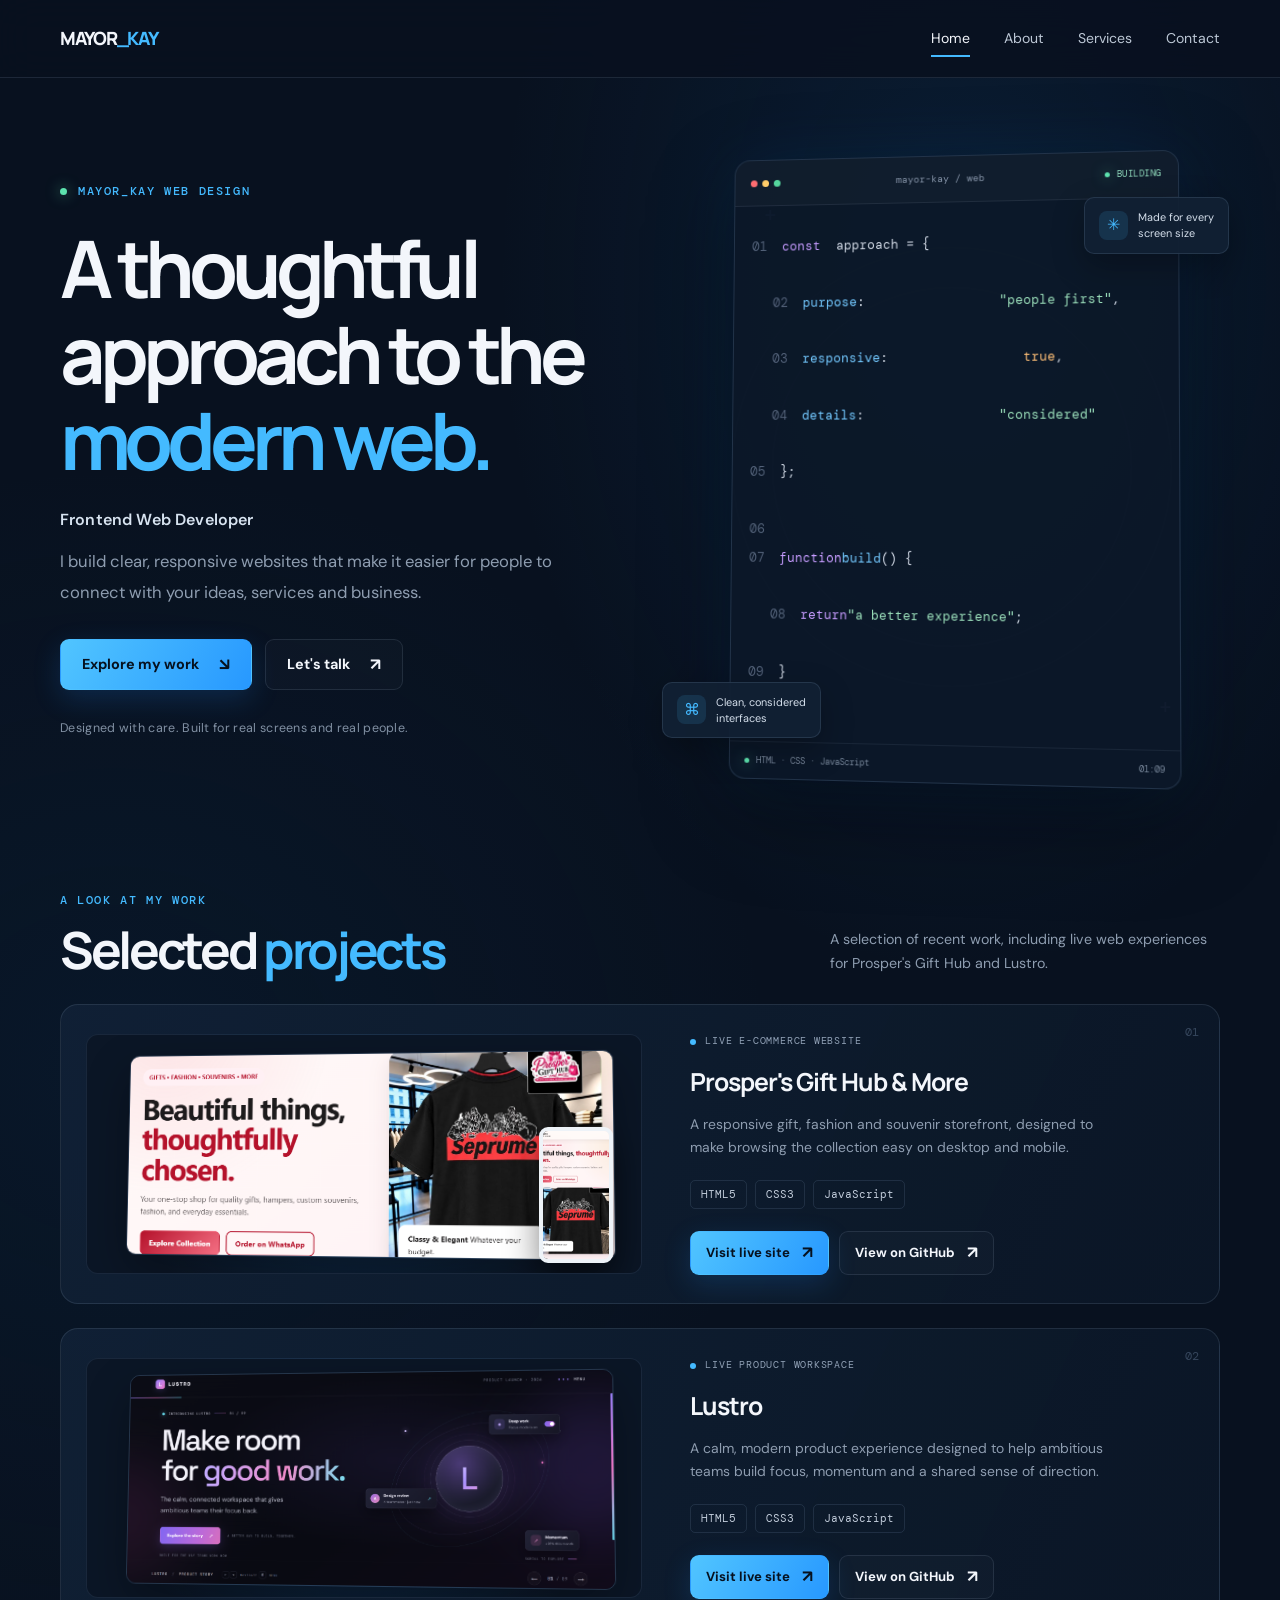
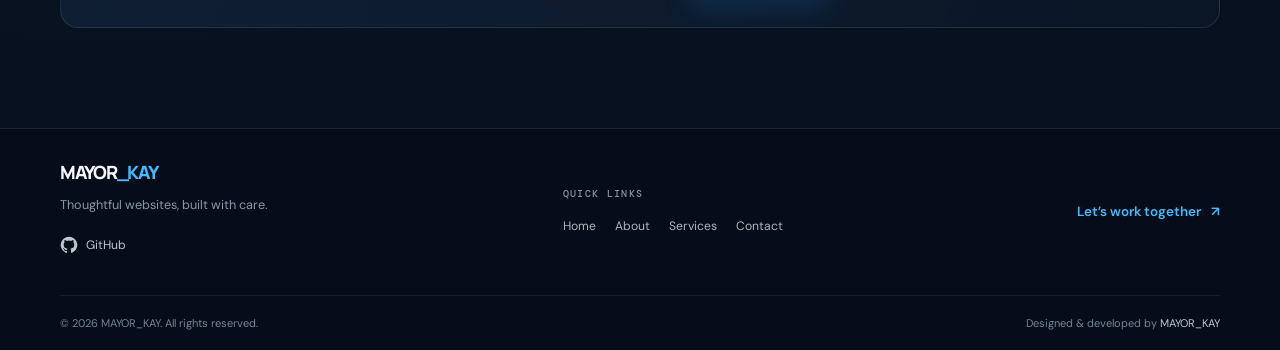
<file: index.html>
<!doctype html>
<html lang="en">
<head>
  <meta charset="UTF-8" />
  <meta name="viewport" content="width=device-width, initial-scale=1.0" />
  <meta name="description" content="Mayor_Kay is a frontend web developer creating responsive, thoughtful websites with HTML, CSS and JavaScript." />
  <meta name="theme-color" content="#08111f" />
  <meta property="og:type" content="website" />
  <meta property="og:title" content="MAYOR_KAY | Frontend Web Developer" />
  <meta property="og:description" content="Mayor_Kay is a frontend web developer creating responsive, thoughtful websites with HTML, CSS and JavaScript." />
  <meta property="og:image" content="assets/icons/favicon.png" />
  <title>MAYOR_KAY | Frontend Web Developer</title>
  <link rel="icon" type="image/png" href="assets/icons/favicon.png" />
  <link rel="stylesheet" href="css/dark-mode.css" />
  <link rel="stylesheet" href="css/style.css" />
  <link rel="stylesheet" href="css/responsive.css" />
</head>
<body data-page="home">
  <a class="skip-link" href="#main">Skip to content</a>

<header class="site-header">
  <nav class="navbar" aria-label="Main navigation">
    <a class="logo" href="#home" aria-label="MAYOR_KAY home">MAYOR<span>_KAY</span></a>
    <button class="menu-btn" id="menuBtn" type="button" aria-label="Open navigation menu" aria-controls="navLinks" aria-expanded="false">
      <span></span>
      <span></span>
    </button>
    <ul class="nav-links" id="navLinks">
      <li><a data-page-link="home" href="#home">Home</a></li>
      <li><a data-page-link="about" href="pages/about.html">About</a></li>
      <li><a data-page-link="services" href="pages/services.html">Services</a></li>
      <li><a data-page-link="contact" href="pages/contact.html">Contact</a></li>
    </ul>
  </nav>
</header>
  <main id="main">
<section class="home-section" id="home" aria-labelledby="hero-title">
        <div class="hero page-width">
          <div class="hero-content">
            <p class="eyebrow">
              <span class="status-dot"></span> MAYOR_KAY WEB DESIGN
            </p>
            <h1 id="hero-title">
              A thoughtful approach to the <span>modern web.</span>
            </h1>
            <h2>Frontend Web Developer</h2>
            <p class="hero-description">
              I build clear, responsive websites that make it easier for people
              to connect with your ideas, services and business.
            </p>
            <div class="hero-buttons">
              <a class="btn primary-btn" href="#work"
                >Explore my work <span aria-hidden="true">↘</span></a
              >
              <a class="btn secondary-btn" href="pages/contact.html"
                >Let's talk <span aria-hidden="true">↗</span></a
              >
            </div>
            <p class="hero-note">
              Designed with care. Built for real screens and real people.
            </p>
          </div>

          <div
            class="hero-visual"
            role="img"
            aria-label="A visual representation of a web development workspace"
          >
            <div class="visual-orbit orbit-one"></div>
            <div class="visual-orbit orbit-two"></div>
            <div class="editor-card">
              <div class="editor-top">
                <div class="window-dots" aria-hidden="true">
                  <i></i><i></i><i></i>
                </div>
                <span>mayor-kay / web</span>
                <span class="editor-live"><i></i> BUILDING</span>
              </div>
              <div class="editor-body" aria-hidden="true">
                <div class="editor-line">
                  <span class="line-number">01</span
                  ><span class="code-purple">const</span>&nbsp; approach = {
                </div>
                <div class="editor-line indent">
                  <span class="line-number">02</span
                  ><span class="code-blue">purpose</span>:
                  <span class="code-green">"people first"</span>,
                </div>
                <div class="editor-line indent">
                  <span class="line-number">03</span
                  ><span class="code-blue">responsive</span>:
                  <span class="code-orange">true</span>,
                </div>
                <div class="editor-line indent">
                  <span class="line-number">04</span
                  ><span class="code-blue">details</span>:
                  <span class="code-green">"considered"</span>
                </div>
                <div class="editor-line">
                  <span class="line-number">05</span>};
                </div>
                <div class="editor-line spacer">
                  <span class="line-number">06</span>
                </div>
                <div class="editor-line">
                  <span class="line-number">07</span
                  ><span class="code-purple">function</span>
                  <span class="code-blue">build</span>() {
                </div>
                <div class="editor-line indent">
                  <span class="line-number">08</span
                  ><span class="code-purple">return</span>
                  <span class="code-green">"a better experience"</span>;
                </div>
                <div class="editor-line">
                  <span class="line-number">09</span>}
                </div>
              </div>
              <div class="editor-footer">
                <span><i></i> HTML · CSS · JavaScript</span><span>01:09</span>
              </div>
            </div>
            <div class="floating-note note-top">
              <span class="note-icon" aria-hidden="true">✳</span
              ><span>Made for every<br />screen size</span>
            </div>
            <div class="floating-note note-bottom">
              <span class="note-icon" aria-hidden="true">⌘</span
              ><span>Clean, considered<br />interfaces</span>
            </div>
            <span class="visual-cross cross-one" aria-hidden="true">+</span>
            <span class="visual-cross cross-two" aria-hidden="true">+</span>
          </div>
        </div>

        <div
          class="work-section page-width"
          id="work"
          aria-labelledby="work-title"
        >
          <div class="work-heading">
            <div>
              <p class="section-label">A LOOK AT MY WORK</p>
              <h2 id="work-title">Selected <span>projects</span></h2>
            </div>
            <p>
              A selection of recent work, including live web experiences for
              Prosper's Gift Hub and Lustro.
            </p>
          </div>
          <article class="project-placeholder">
            <div class="project-preview" aria-hidden="true">
              <img
                class="preview-desktop"
                src="assets/images/prosper-desktop.png"
                alt=""
              />
              <img
                class="preview-mobile"
                src="assets/images/prosper-mobile.png"
                alt=""
              />
            </div>
            <div class="project-copy">
              <p class="project-status">
                <span></span> LIVE E-COMMERCE WEBSITE
              </p>
              <h3>Prosper's Gift Hub &amp; More</h3>
              <p>
                A responsive gift, fashion and souvenir storefront, designed to
                make browsing the collection easy on desktop and mobile.
              </p>
              <ul class="tech-list" aria-label="Technologies used">
                <li>HTML5</li>
                <li>CSS3</li>
                <li>JavaScript</li>
              </ul>
              <div class="project-links">
                <a
                  class="btn primary-btn"
                  href="https://gift-hub-ten.vercel.app/"
                  target="_blank"
                  rel="noopener noreferrer"
                >
                  Visit live site <span aria-hidden="true">↗</span>
                </a>
                <a
                  class="btn secondary-btn"
                  href="https://github.com/MayorKay01/Prosper-s-Gift-Hub-"
                  target="_blank"
                  rel="noopener noreferrer"
                >
                  View on GitHub <span aria-hidden="true">↗</span>
                </a>
              </div>
            </div>
            <span class="project-index" aria-hidden="true">01</span>
          </article>
          <article class="project-placeholder">
            <div class="project-preview">
              <img
                class="preview-desktop lustro-preview"
                src="assets/images/lustro.png"
                alt="Lustro productivity workspace website"
              />
            </div>
            <div class="project-copy">
              <p class="project-status">
                <span></span> LIVE PRODUCT WORKSPACE
              </p>
              <h3>Lustro</h3>
              <p>
                A calm, modern product experience designed to help ambitious
                teams build focus, momentum and a shared sense of direction.
              </p>
              <ul class="tech-list" aria-label="Technologies used">
                <li>HTML5</li>
                <li>CSS3</li>
                <li>JavaScript</li>
              </ul>
              <div class="project-links">
                <a
                  class="btn primary-btn"
                  href="https://lustro-two-two.vercel.app/"
                  target="_blank"
                  rel="noopener noreferrer"
                >
                  Visit live site <span aria-hidden="true">↗</span>
                </a>
                <a
                  class="btn secondary-btn"
                  href="https://github.com/MayorKay01"
                  target="_blank"
                  rel="noopener noreferrer"
                >
                  View on GitHub <span aria-hidden="true">↗</span>
                </a>
              </div>
            </div>
            <span class="project-index" aria-hidden="true">02</span>
          </article>
        </div>
      </section>
  </main>

<footer class="site-footer">
  <div class="footer-main page-width">
    <div class="footer-brand">
      <a class="logo" href="#home">MAYOR<span>_KAY</span></a>
      <p>Thoughtful websites, built with care.</p>
      <a
            class="footer-social-link"
            href="https://github.com/MayorKay01"
            target="_blank"
            rel="noopener noreferrer"
            aria-label="Visit Mayor_Kay on GitHub"
          >
            <svg aria-hidden="true" viewBox="0 0 24 24" focusable="false">
              <path
                fill="currentColor"
                d="M12 .9a11.1 11.1 0 0 0-3.51 21.63c.56.1.76-.24.76-.54v-2.1c-3.1.67-3.76-1.32-3.76-1.32-.5-1.28-1.23-1.62-1.23-1.62-1.01-.69.08-.68.08-.68 1.12.08 1.71 1.15 1.71 1.15.99 1.7 2.6 1.21 3.23.93.1-.72.39-1.21.7-1.49-2.48-.28-5.09-1.24-5.09-5.53 0-1.22.44-2.22 1.15-3-.12-.28-.5-1.42.11-2.96 0 0 .94-.3 3.05 1.15a10.6 10.6 0 0 1 5.55 0c2.11-1.45 3.05-1.15 3.05-1.15.61 1.54.23 2.68.11 2.96.72.78 1.15 1.78 1.15 3 0 4.3-2.62 5.24-5.11 5.52.4.35.76 1.03.76 2.08v3.06c0 .3.2.65.77.54A11.1 11.1 0 0 0 12 .9Z"
              />
            </svg>
            <span>GitHub</span>
          </a>
    </div>
    <div class="footer-nav-wrap">
      <p class="footer-label">QUICK LINKS</p>
      <nav aria-label="Footer navigation">
        <ul class="footer-nav">
          <li><a data-page-link="home" href="#home">Home</a></li>
          <li><a data-page-link="about" href="pages/about.html">About</a></li>
          <li><a data-page-link="services" href="pages/services.html">Services</a></li>
          <li><a data-page-link="contact" href="pages/contact.html">Contact</a></li>
        </ul>
      </nav>
    </div>
    <a class="footer-email" href="mailto:kalejaiyemayowa05@gmail.com">Let’s work together <span aria-hidden="true">↗</span></a>
  </div>
  <div class="footer-bottom page-width">
    <p>&copy; <span id="year"></span> MAYOR_KAY. All rights reserved.</p>
    <p>Designed &amp; developed by <a href="#home">MAYOR_KAY</a></p>
  </div>
</footer>

  <script src="js/navigation.js"></script>
  <script src="js/main.js"></script>
</body>
</html>
</file>
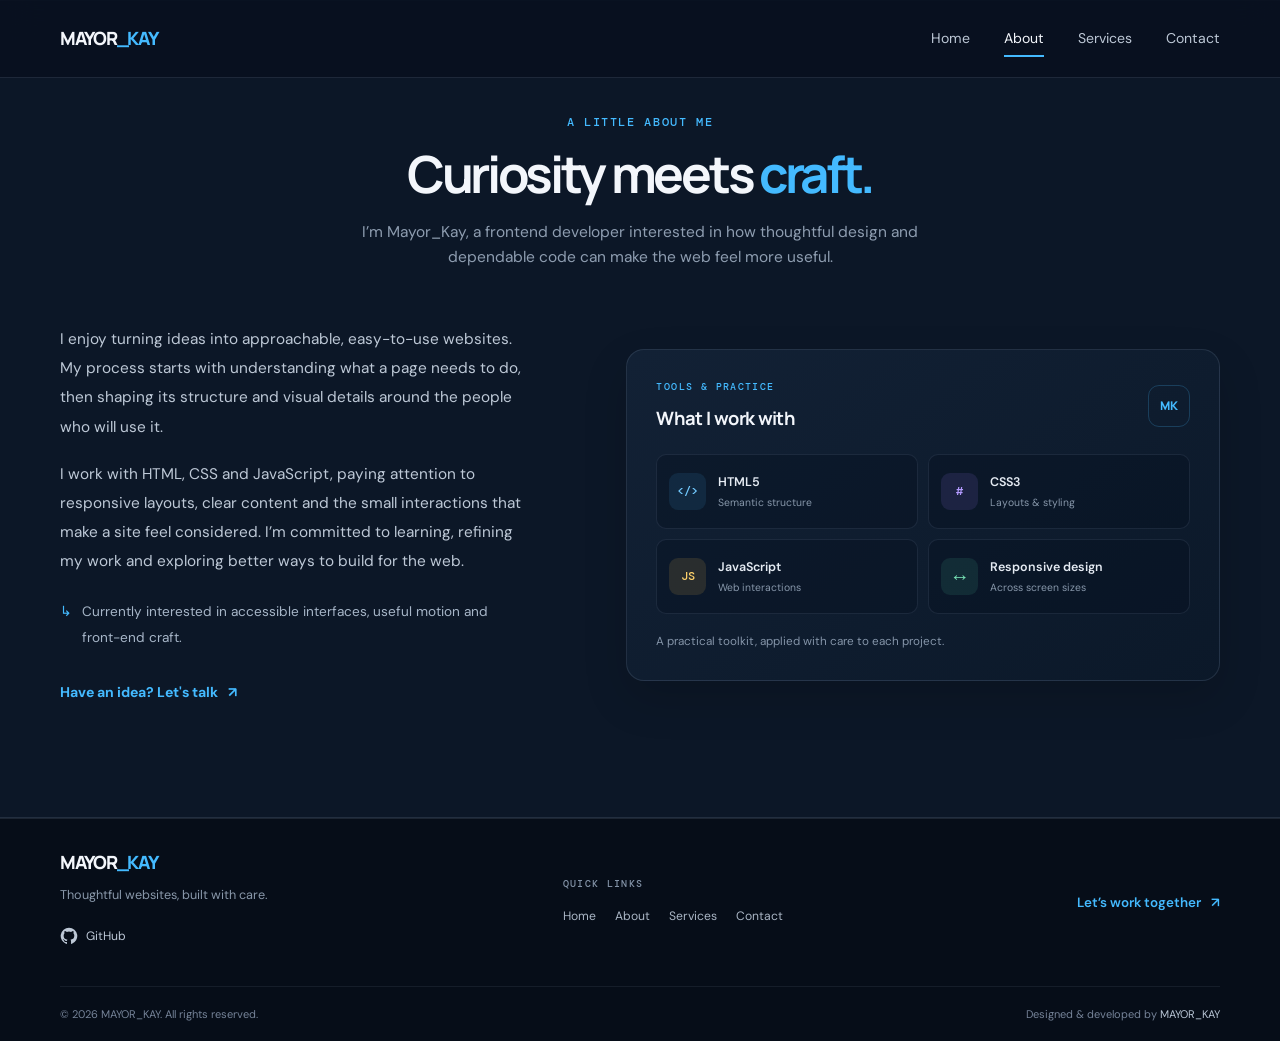
<file: pages/about.html>
<!doctype html>
<html lang="en">
<head>
  <meta charset="UTF-8" />
  <meta name="viewport" content="width=device-width, initial-scale=1.0" />
  <meta name="description" content="Learn about Mayor_Kay, a frontend developer focused on thoughtful design and dependable code." />
  <meta name="theme-color" content="#08111f" />
  <meta property="og:type" content="website" />
  <meta property="og:title" content="About | MAYOR_KAY" />
  <meta property="og:description" content="Learn about Mayor_Kay, a frontend developer focused on thoughtful design and dependable code." />
  <meta property="og:image" content="../assets/icons/favicon.png" />
  <title>About | MAYOR_KAY</title>
  <link rel="icon" type="image/png" href="../assets/icons/favicon.png" />
  <link rel="stylesheet" href="../css/dark-mode.css" />
  <link rel="stylesheet" href="../css/style.css" />
  <link rel="stylesheet" href="../css/responsive.css" />
</head>
<body data-page="about">
  <a class="skip-link" href="#main">Skip to content</a>

<header class="site-header">
  <nav class="navbar" aria-label="Main navigation">
    <a class="logo" href="../index.html#home" aria-label="MAYOR_KAY home">MAYOR<span>_KAY</span></a>
    <button class="menu-btn" id="menuBtn" type="button" aria-label="Open navigation menu" aria-controls="navLinks" aria-expanded="false">
      <span></span>
      <span></span>
    </button>
    <ul class="nav-links" id="navLinks">
      <li><a data-page-link="home" href="../index.html#home">Home</a></li>
      <li><a data-page-link="about" href="about.html">About</a></li>
      <li><a data-page-link="services" href="services.html">Services</a></li>
      <li><a data-page-link="contact" href="contact.html">Contact</a></li>
    </ul>
  </nav>
</header>
  <main id="main">
<section
        class="section about-section"
        id="about"
        aria-labelledby="about-title"
      >
        <div class="page-width">
          <div class="section-heading">
            <p class="section-label">A LITTLE ABOUT ME</p>
            <h1 id="about-title">Curiosity meets <span>craft.</span></h1>
            <p class="section-intro">
              I’m Mayor_Kay, a frontend developer interested in how thoughtful
              design and dependable code can make the web feel more useful.
            </p>
          </div>

          <div class="about-grid">
            <div class="about-copy">
              <p>
                I enjoy turning ideas into approachable, easy-to-use websites.
                My process starts with understanding what a page needs to do,
                then shaping its structure and visual details around the people
                who will use it.
              </p>
              <p>
                I work with HTML, CSS and JavaScript, paying attention to
                responsive layouts, clear content and the small interactions
                that make a site feel considered. I’m committed to learning,
                refining my work and exploring better ways to build for the web.
              </p>
              <p class="interest-note">
                <span aria-hidden="true">↳</span> Currently interested in
                accessible interfaces, useful motion and front-end craft.
              </p>
              <a class="text-link" href="contact.html"
                >Have an idea? Let's talk <span aria-hidden="true">↗</span></a
              >
            </div>

            <div class="skills-panel">
              <div class="skills-heading">
                <div>
                  <p class="section-label">TOOLS &amp; PRACTICE</p>
                  <h3>What I work with</h3>
                </div>
                <span class="skills-mark" aria-hidden="true">MK</span>
              </div>
              <ul class="skill-grid">
                <li class="skill-card">
                  <span class="skill-symbol html-symbol" aria-hidden="true"
                    >&lt;/&gt;</span
                  ><span
                    ><strong>HTML5</strong
                    ><small>Semantic structure</small></span
                  >
                </li>
                <li class="skill-card">
                  <span class="skill-symbol css-symbol" aria-hidden="true"
                    >#</span
                  ><span
                    ><strong>CSS3</strong
                    ><small>Layouts &amp; styling</small></span
                  >
                </li>
                <li class="skill-card">
                  <span class="skill-symbol js-symbol" aria-hidden="true"
                    >JS</span
                  ><span
                    ><strong>JavaScript</strong
                    ><small>Web interactions</small></span
                  >
                </li>
                <li class="skill-card">
                  <span
                    class="skill-symbol responsive-symbol"
                    aria-hidden="true"
                    >↔</span
                  ><span
                    ><strong>Responsive design</strong
                    ><small>Across screen sizes</small></span
                  >
                </li>
              </ul>
              <p class="skills-footnote">
                A practical toolkit, applied with care to each project.
              </p>
            </div>
          </div>
        </div>
      </section>
  </main>

<footer class="site-footer">
  <div class="footer-main page-width">
    <div class="footer-brand">
      <a class="logo" href="../index.html#home">MAYOR<span>_KAY</span></a>
      <p>Thoughtful websites, built with care.</p>
      <a
            class="footer-social-link"
            href="https://github.com/MayorKay01"
            target="_blank"
            rel="noopener noreferrer"
            aria-label="Visit Mayor_Kay on GitHub"
          >
            <svg aria-hidden="true" viewBox="0 0 24 24" focusable="false">
              <path
                fill="currentColor"
                d="M12 .9a11.1 11.1 0 0 0-3.51 21.63c.56.1.76-.24.76-.54v-2.1c-3.1.67-3.76-1.32-3.76-1.32-.5-1.28-1.23-1.62-1.23-1.62-1.01-.69.08-.68.08-.68 1.12.08 1.71 1.15 1.71 1.15.99 1.7 2.6 1.21 3.23.93.1-.72.39-1.21.7-1.49-2.48-.28-5.09-1.24-5.09-5.53 0-1.22.44-2.22 1.15-3-.12-.28-.5-1.42.11-2.96 0 0 .94-.3 3.05 1.15a10.6 10.6 0 0 1 5.55 0c2.11-1.45 3.05-1.15 3.05-1.15.61 1.54.23 2.68.11 2.96.72.78 1.15 1.78 1.15 3 0 4.3-2.62 5.24-5.11 5.52.4.35.76 1.03.76 2.08v3.06c0 .3.2.65.77.54A11.1 11.1 0 0 0 12 .9Z"
              />
            </svg>
            <span>GitHub</span>
          </a>
    </div>
    <div class="footer-nav-wrap">
      <p class="footer-label">QUICK LINKS</p>
      <nav aria-label="Footer navigation">
        <ul class="footer-nav">
          <li><a data-page-link="home" href="../index.html#home">Home</a></li>
          <li><a data-page-link="about" href="about.html">About</a></li>
          <li><a data-page-link="services" href="services.html">Services</a></li>
          <li><a data-page-link="contact" href="contact.html">Contact</a></li>
        </ul>
      </nav>
    </div>
    <a class="footer-email" href="mailto:kalejaiyemayowa05@gmail.com">Let’s work together <span aria-hidden="true">↗</span></a>
  </div>
  <div class="footer-bottom page-width">
    <p>&copy; <span id="year"></span> MAYOR_KAY. All rights reserved.</p>
    <p>Designed &amp; developed by <a href="../index.html#home">MAYOR_KAY</a></p>
  </div>
</footer>

  <script src="../js/navigation.js"></script>
  <script src="../js/main.js"></script>
</body>
</html>
</file>
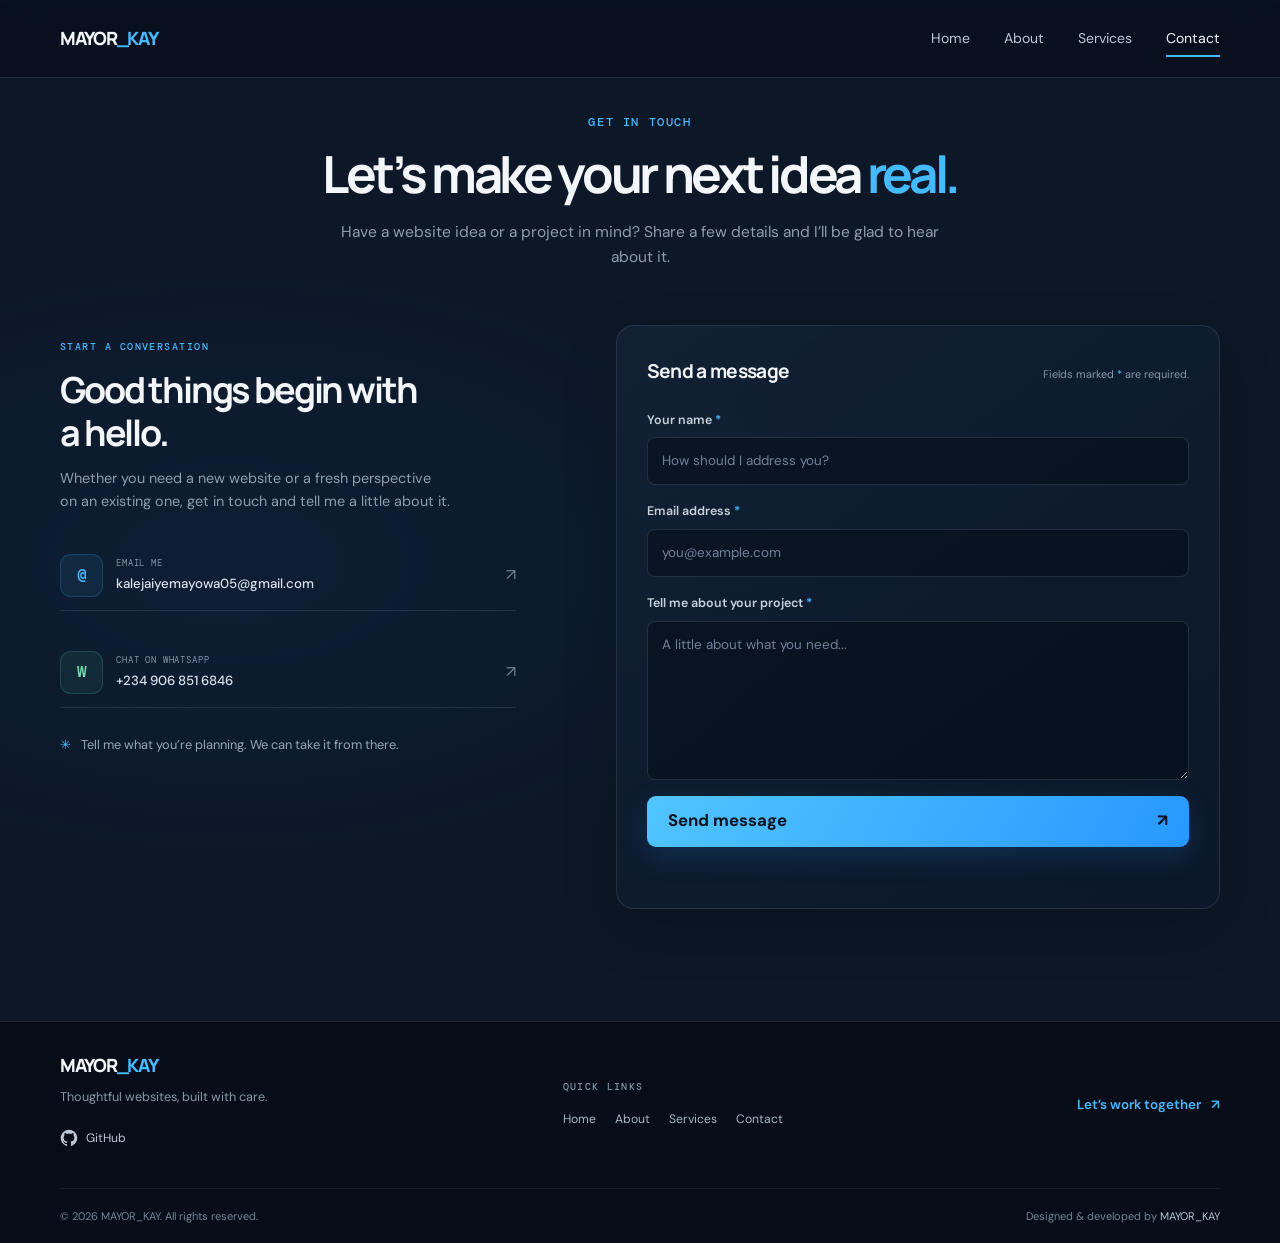
<file: pages/contact.html>
<!doctype html>
<html lang="en">
<head>
  <meta charset="UTF-8" />
  <meta name="viewport" content="width=device-width, initial-scale=1.0" />
  <meta name="description" content="Contact Mayor_Kay about a website idea or project." />
  <meta name="theme-color" content="#08111f" />
  <meta property="og:type" content="website" />
  <meta property="og:title" content="Contact | MAYOR_KAY" />
  <meta property="og:description" content="Contact Mayor_Kay about a website idea or project." />
  <meta property="og:image" content="../assets/icons/favicon.png" />
  <title>Contact | MAYOR_KAY</title>
  <link rel="icon" type="image/png" href="../assets/icons/favicon.png" />
  <link rel="stylesheet" href="../css/dark-mode.css" />
  <link rel="stylesheet" href="../css/style.css" />
  <link rel="stylesheet" href="../css/responsive.css" />
</head>
<body data-page="contact">
  <a class="skip-link" href="#main">Skip to content</a>

<header class="site-header">
  <nav class="navbar" aria-label="Main navigation">
    <a class="logo" href="../index.html#home" aria-label="MAYOR_KAY home">MAYOR<span>_KAY</span></a>
    <button class="menu-btn" id="menuBtn" type="button" aria-label="Open navigation menu" aria-controls="navLinks" aria-expanded="false">
      <span></span>
      <span></span>
    </button>
    <ul class="nav-links" id="navLinks">
      <li><a data-page-link="home" href="../index.html#home">Home</a></li>
      <li><a data-page-link="about" href="about.html">About</a></li>
      <li><a data-page-link="services" href="services.html">Services</a></li>
      <li><a data-page-link="contact" href="contact.html">Contact</a></li>
    </ul>
  </nav>
</header>
  <main id="main">
<section
        class="section contact-section"
        id="contact"
        aria-labelledby="contact-title"
      >
        <div class="page-width">
          <div class="section-heading">
            <p class="section-label">GET IN TOUCH</p>
            <h1 id="contact-title">
              Let’s make your next idea <span>real.</span>
            </h1>
            <p class="section-intro">
              Have a website idea or a project in mind? Share a few details and
              I’ll be glad to hear about it.
            </p>
          </div>

          <div class="contact-grid">
            <div class="contact-info">
              <p class="contact-overline">START A CONVERSATION</p>
              <h3>Good things begin with a hello.</h3>
              <p>
                Whether you need a new website or a fresh perspective on an
                existing one, get in touch and tell me a little about it.
              </p>

              <a
                class="contact-method"
                href="mailto:kalejaiyemayowa05@gmail.com"
              >
                <span class="contact-icon" aria-hidden="true">@</span>
                <span
                  ><small>EMAIL ME</small
                  ><strong>kalejaiyemayowa05@gmail.com</strong></span
                >
                <span class="contact-arrow" aria-hidden="true">↗</span>
              </a>
              <a
                class="contact-method"
                href="https://wa.me/2349068516846"
                target="_blank"
                rel="noopener noreferrer"
              >
                <span class="contact-icon whatsapp-icon" aria-hidden="true"
                  >W</span
                >
                <span
                  ><small>CHAT ON WHATSAPP</small
                  ><strong>+234 906 851 6846</strong></span
                >
                <span class="contact-arrow" aria-hidden="true">↗</span>
              </a>
              <div class="contact-aside">
                <span aria-hidden="true">✳</span> Tell me what you’re planning.
                We can take it from there.
              </div>
            </div>

            <form
              class="contact-form"
              id="contactForm"
              action="https://formspree.io/f/mbgdekvd"
              method="POST"
            >
              <div class="form-heading">
                <h3>Send a message</h3>
                <p>
                  Fields marked <span aria-hidden="true">*</span> are required.
                </p>
              </div>
              <div class="input-group">
                <label for="name"
                  >Your name <span aria-hidden="true">*</span></label
                >
                <input
                  type="text"
                  id="name"
                  name="name"
                  placeholder="How should I address you?"
                  autocomplete="name"
                  required
                />
              </div>
              <div class="input-group">
                <label for="email"
                  >Email address <span aria-hidden="true">*</span></label
                >
                <input
                  type="email"
                  id="email"
                  name="email"
                  placeholder="you@example.com"
                  autocomplete="email"
                  required
                />
              </div>
              <div class="input-group">
                <label for="message"
                  >Tell me about your project
                  <span aria-hidden="true">*</span></label
                >
                <textarea
                  id="message"
                  name="message"
                  rows="6"
                  placeholder="A little about what you need..."
                  required
                ></textarea>
              </div>
              <button class="btn primary-btn submit-btn" type="submit">
                <span class="submit-label">Send message</span
                ><span aria-hidden="true">↗</span>
              </button>
              <p
                class="form-message"
                id="formMessage"
                role="status"
                aria-live="polite"
              ></p>
            </form>
          </div>
        </div>
      </section>
  </main>

<footer class="site-footer">
  <div class="footer-main page-width">
    <div class="footer-brand">
      <a class="logo" href="../index.html#home">MAYOR<span>_KAY</span></a>
      <p>Thoughtful websites, built with care.</p>
      <a
            class="footer-social-link"
            href="https://github.com/MayorKay01"
            target="_blank"
            rel="noopener noreferrer"
            aria-label="Visit Mayor_Kay on GitHub"
          >
            <svg aria-hidden="true" viewBox="0 0 24 24" focusable="false">
              <path
                fill="currentColor"
                d="M12 .9a11.1 11.1 0 0 0-3.51 21.63c.56.1.76-.24.76-.54v-2.1c-3.1.67-3.76-1.32-3.76-1.32-.5-1.28-1.23-1.62-1.23-1.62-1.01-.69.08-.68.08-.68 1.12.08 1.71 1.15 1.71 1.15.99 1.7 2.6 1.21 3.23.93.1-.72.39-1.21.7-1.49-2.48-.28-5.09-1.24-5.09-5.53 0-1.22.44-2.22 1.15-3-.12-.28-.5-1.42.11-2.96 0 0 .94-.3 3.05 1.15a10.6 10.6 0 0 1 5.55 0c2.11-1.45 3.05-1.15 3.05-1.15.61 1.54.23 2.68.11 2.96.72.78 1.15 1.78 1.15 3 0 4.3-2.62 5.24-5.11 5.52.4.35.76 1.03.76 2.08v3.06c0 .3.2.65.77.54A11.1 11.1 0 0 0 12 .9Z"
              />
            </svg>
            <span>GitHub</span>
          </a>
    </div>
    <div class="footer-nav-wrap">
      <p class="footer-label">QUICK LINKS</p>
      <nav aria-label="Footer navigation">
        <ul class="footer-nav">
          <li><a data-page-link="home" href="../index.html#home">Home</a></li>
          <li><a data-page-link="about" href="about.html">About</a></li>
          <li><a data-page-link="services" href="services.html">Services</a></li>
          <li><a data-page-link="contact" href="contact.html">Contact</a></li>
        </ul>
      </nav>
    </div>
    <a class="footer-email" href="mailto:kalejaiyemayowa05@gmail.com">Let’s work together <span aria-hidden="true">↗</span></a>
  </div>
  <div class="footer-bottom page-width">
    <p>&copy; <span id="year"></span> MAYOR_KAY. All rights reserved.</p>
    <p>Designed &amp; developed by <a href="../index.html#home">MAYOR_KAY</a></p>
  </div>
</footer>

  <script src="../js/navigation.js"></script>
  <script src="../js/main.js"></script>
</body>
</html>
</file>
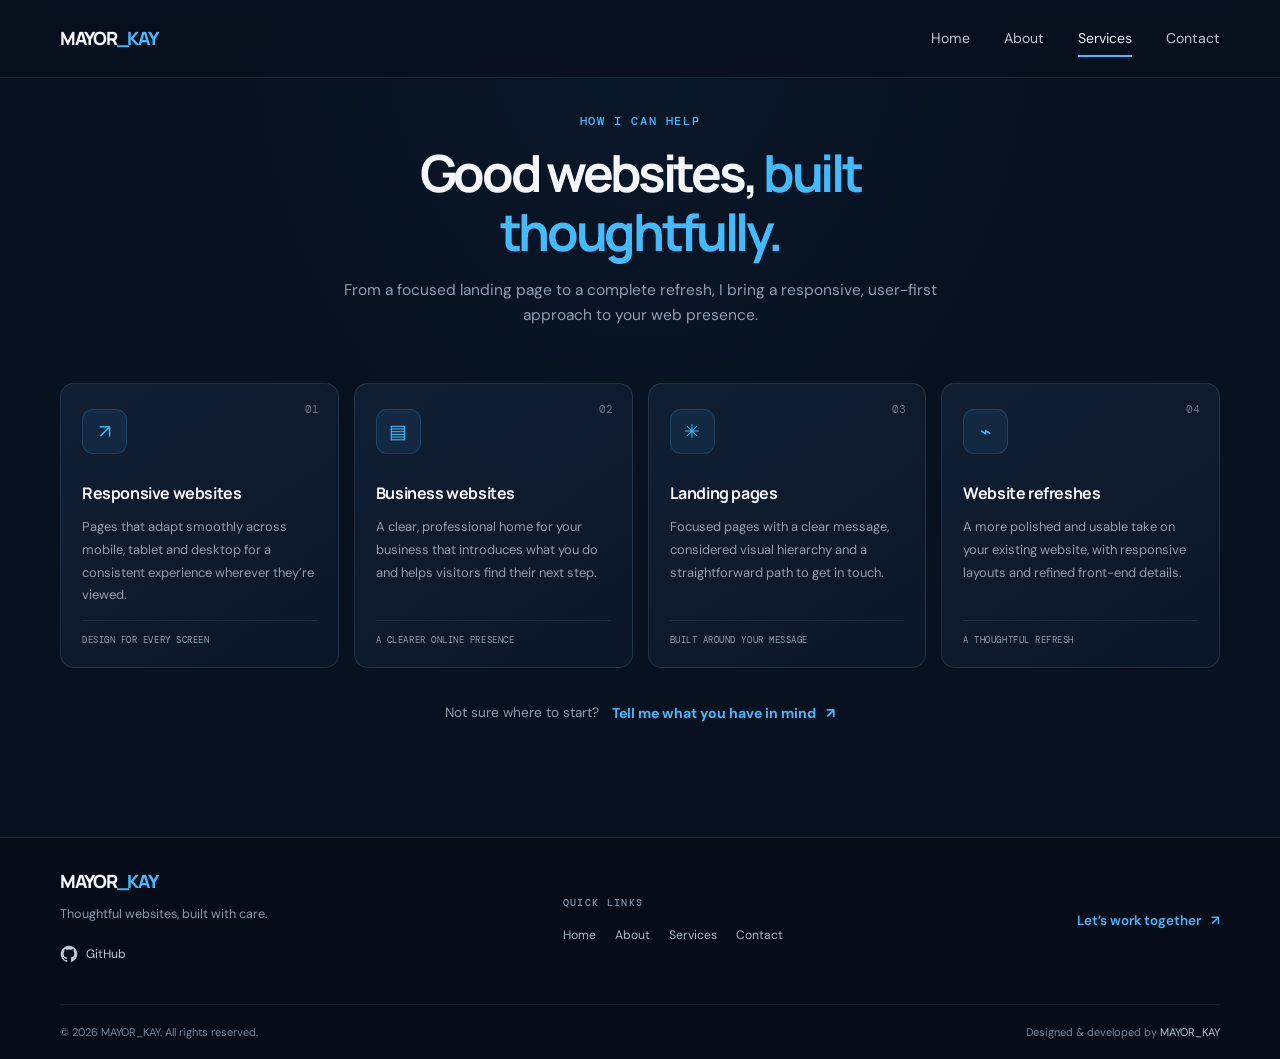
<file: pages/services.html>
<!doctype html>
<html lang="en">
<head>
  <meta charset="UTF-8" />
  <meta name="viewport" content="width=device-width, initial-scale=1.0" />
  <meta name="description" content="Explore responsive websites, business websites, landing pages and website refresh services by Mayor_Kay." />
  <meta name="theme-color" content="#08111f" />
  <meta property="og:type" content="website" />
  <meta property="og:title" content="Services | MAYOR_KAY" />
  <meta property="og:description" content="Explore responsive websites, business websites, landing pages and website refresh services by Mayor_Kay." />
  <meta property="og:image" content="../assets/icons/favicon.png" />
  <title>Services | MAYOR_KAY</title>
  <link rel="icon" type="image/png" href="../assets/icons/favicon.png" />
  <link rel="stylesheet" href="../css/dark-mode.css" />
  <link rel="stylesheet" href="../css/style.css" />
  <link rel="stylesheet" href="../css/responsive.css" />
</head>
<body data-page="services">
  <a class="skip-link" href="#main">Skip to content</a>

<header class="site-header">
  <nav class="navbar" aria-label="Main navigation">
    <a class="logo" href="../index.html#home" aria-label="MAYOR_KAY home">MAYOR<span>_KAY</span></a>
    <button class="menu-btn" id="menuBtn" type="button" aria-label="Open navigation menu" aria-controls="navLinks" aria-expanded="false">
      <span></span>
      <span></span>
    </button>
    <ul class="nav-links" id="navLinks">
      <li><a data-page-link="home" href="../index.html#home">Home</a></li>
      <li><a data-page-link="about" href="about.html">About</a></li>
      <li><a data-page-link="services" href="services.html">Services</a></li>
      <li><a data-page-link="contact" href="contact.html">Contact</a></li>
    </ul>
  </nav>
</header>
  <main id="main">
<section
        class="section services-section"
        id="services"
        aria-labelledby="services-title"
      >
        <div class="page-width">
          <div class="section-heading">
            <p class="section-label">HOW I CAN HELP</p>
            <h1 id="services-title">
              Good websites, <span>built thoughtfully.</span>
            </h1>
            <p class="section-intro">
              From a focused landing page to a complete refresh, I bring a
              responsive, user-first approach to your web presence.
            </p>
          </div>

          <div class="service-grid">
            <article class="service-card">
              <span class="service-number">01</span>
              <span class="service-icon" aria-hidden="true">↗</span>
              <h3>Responsive websites</h3>
              <p>
                Pages that adapt smoothly across mobile, tablet and desktop for
                a consistent experience wherever they’re viewed.
              </p>
              <span class="service-detail">DESIGN FOR EVERY SCREEN</span>
            </article>
            <article class="service-card">
              <span class="service-number">02</span>
              <span class="service-icon" aria-hidden="true">▤</span>
              <h3>Business websites</h3>
              <p>
                A clear, professional home for your business that introduces
                what you do and helps visitors find their next step.
              </p>
              <span class="service-detail">A CLEARER ONLINE PRESENCE</span>
            </article>
            <article class="service-card">
              <span class="service-number">03</span>
              <span class="service-icon" aria-hidden="true">✳</span>
              <h3>Landing pages</h3>
              <p>
                Focused pages with a clear message, considered visual hierarchy
                and a straightforward path to get in touch.
              </p>
              <span class="service-detail">BUILT AROUND YOUR MESSAGE</span>
            </article>
            <article class="service-card">
              <span class="service-number">04</span>
              <span class="service-icon" aria-hidden="true">⌁</span>
              <h3>Website refreshes</h3>
              <p>
                A more polished and usable take on your existing website, with
                responsive layouts and refined front-end details.
              </p>
              <span class="service-detail">A THOUGHTFUL REFRESH</span>
            </article>
          </div>
          <div class="services-cta">
            <p>Not sure where to start?</p>
            <a class="text-link" href="contact.html"
              >Tell me what you have in mind
              <span aria-hidden="true">↗</span></a
            >
          </div>
        </div>
      </section>
  </main>

<footer class="site-footer">
  <div class="footer-main page-width">
    <div class="footer-brand">
      <a class="logo" href="../index.html#home">MAYOR<span>_KAY</span></a>
      <p>Thoughtful websites, built with care.</p>
      <a
            class="footer-social-link"
            href="https://github.com/MayorKay01"
            target="_blank"
            rel="noopener noreferrer"
            aria-label="Visit Mayor_Kay on GitHub"
          >
            <svg aria-hidden="true" viewBox="0 0 24 24" focusable="false">
              <path
                fill="currentColor"
                d="M12 .9a11.1 11.1 0 0 0-3.51 21.63c.56.1.76-.24.76-.54v-2.1c-3.1.67-3.76-1.32-3.76-1.32-.5-1.28-1.23-1.62-1.23-1.62-1.01-.69.08-.68.08-.68 1.12.08 1.71 1.15 1.71 1.15.99 1.7 2.6 1.21 3.23.93.1-.72.39-1.21.7-1.49-2.48-.28-5.09-1.24-5.09-5.53 0-1.22.44-2.22 1.15-3-.12-.28-.5-1.42.11-2.96 0 0 .94-.3 3.05 1.15a10.6 10.6 0 0 1 5.55 0c2.11-1.45 3.05-1.15 3.05-1.15.61 1.54.23 2.68.11 2.96.72.78 1.15 1.78 1.15 3 0 4.3-2.62 5.24-5.11 5.52.4.35.76 1.03.76 2.08v3.06c0 .3.2.65.77.54A11.1 11.1 0 0 0 12 .9Z"
              />
            </svg>
            <span>GitHub</span>
          </a>
    </div>
    <div class="footer-nav-wrap">
      <p class="footer-label">QUICK LINKS</p>
      <nav aria-label="Footer navigation">
        <ul class="footer-nav">
          <li><a data-page-link="home" href="../index.html#home">Home</a></li>
          <li><a data-page-link="about" href="about.html">About</a></li>
          <li><a data-page-link="services" href="services.html">Services</a></li>
          <li><a data-page-link="contact" href="contact.html">Contact</a></li>
        </ul>
      </nav>
    </div>
    <a class="footer-email" href="mailto:kalejaiyemayowa05@gmail.com">Let’s work together <span aria-hidden="true">↗</span></a>
  </div>
  <div class="footer-bottom page-width">
    <p>&copy; <span id="year"></span> MAYOR_KAY. All rights reserved.</p>
    <p>Designed &amp; developed by <a href="../index.html#home">MAYOR_KAY</a></p>
  </div>
</footer>

  <script src="../js/navigation.js"></script>
  <script src="../js/main.js"></script>
</body>
</html>
</file>
<file: css/dark-mode.css>
:root {
    color-scheme: dark;
    --background: #08111f;
    --background-soft: #0c1727;
    --surface: #101d2e;
    --surface-raised: #142338;
    --text: #f3f6fb;
    --text-soft: #bdc8d6;
    --muted: #8e9db0;
    --accent: #44baff;
    --accent-strong: #168fff;
    --line: rgba(191, 212, 239, 0.12);
}
</file>
<file: css/style.css>
@import url("https://fonts.googleapis.com/css2?family=DM+Mono:wght@400;500&family=DM+Sans:wght@400;500;600;700&family=Manrope:wght@400;500;600;700;800&display=swap");

:root {
    --max-width: 1160px;
    --header-height: 78px;
    --radius: 18px;
    --font-body: "DM Sans", "Segoe UI", sans-serif;
    --font-display: "Manrope", "Segoe UI", sans-serif;
    --font-mono: "DM Mono", Consolas, monospace;
}

* {
    box-sizing: border-box;
}

html {
    scroll-behavior: smooth;
    scroll-padding-top: calc(var(--header-height) + 18px);
}

body {
    min-width: 320px;
    margin: 0;
    background: var(--background);
    color: var(--text);
    font-family: var(--font-body);
    font-size: 16px;
    line-height: 1.65;
    -webkit-font-smoothing: antialiased;
}

body,
button,
input,
textarea {
    font-family: var(--font-body);
}

::selection {
    background: rgba(68, 186, 255, 0.3);
    color: var(--text);
}

a {
    color: inherit;
    text-decoration: none;
}

button,
input,
textarea {
    font: inherit;
}

button,
a,
input,
textarea {
    -webkit-tap-highlight-color: transparent;
}

a:focus-visible,
button:focus-visible,
input:focus-visible,
textarea:focus-visible {
    outline: 3px solid var(--accent);
    outline-offset: 4px;
}

.page-width {
    width: min(var(--max-width), calc(100% - 64px));
    margin-inline: auto;
}

.skip-link {
    position: fixed;
    z-index: 2000;
    top: 12px;
    left: 12px;
    padding: 10px 16px;
    transform: translateY(-160%);
    border-radius: 8px;
    background: var(--accent);
    color: #06101d;
    font-weight: 700;
}

.skip-link:focus {
    transform: translateY(0);
}

.site-header {
    position: fixed;
    z-index: 1000;
    inset: 0 0 auto;
    height: var(--header-height);
    border-bottom: 1px solid var(--line);
    background: rgba(8, 17, 31, 0.88);
    -webkit-backdrop-filter: blur(18px);
    backdrop-filter: blur(18px);
}

.navbar {
    width: min(var(--max-width), calc(100% - 64px));
    height: 100%;
    margin-inline: auto;
    display: flex;
    align-items: center;
    justify-content: space-between;
}

.logo {
    color: var(--text);
    font-family: var(--font-display);
    font-size: 1.14rem;
    font-weight: 800;
    letter-spacing: -0.07em;
}

.logo span {
    color: var(--accent);
}

.nav-links,
.footer-nav {
    display: flex;
    align-items: center;
    gap: 34px;
    margin: 0;
    padding: 0;
    list-style: none;
}

.nav-links a {
    position: relative;
    display: inline-flex;
    align-items: center;
    min-height: 44px;
    color: var(--text-soft);
    font-size: 0.88rem;
    transition: color 180ms ease;
}

.nav-links a::after {
    position: absolute;
    right: 0;
    bottom: 4px;
    left: 0;
    height: 2px;
    transform: scaleX(0);
    transform-origin: left;
    background: var(--accent);
    content: "";
    transition: transform 180ms ease;
}

.nav-links a:hover,
.nav-links a[aria-current="page"] {
    color: var(--text);
}

.nav-links a:hover::after,
.nav-links a[aria-current="page"]::after {
    transform: scaleX(1);
}

.menu-btn {
    display: none;
}

.home-section {
    position: relative;
    overflow: hidden;
    background:
        radial-gradient(ellipse at 75% 16%, rgba(19, 84, 146, 0.18), transparent 34%),
        radial-gradient(ellipse at 9% 62%, rgba(15, 70, 114, 0.12), transparent 40%),
        var(--background);
}

.hero {
    min-height: min(810px, 100svh);
    padding-top: calc(var(--header-height) + 74px);
    padding-bottom: 104px;
    display: grid;
    grid-template-columns: minmax(0, 1fr) minmax(0, 0.94fr);
    align-items: center;
    gap: 54px;
}

.hero-content {
    position: relative;
    z-index: 2;
    padding-bottom: 12px;
    animation: rise-in 760ms 100ms both;
}

.eyebrow,
.section-label,
.contact-overline,
.footer-label {
    margin: 0;
    color: var(--accent);
    font-family: var(--font-mono);
    font-size: 0.72rem;
    font-weight: 500;
    letter-spacing: 0.14em;
}

.eyebrow {
    display: flex;
    align-items: center;
    gap: 11px;
    margin-bottom: 24px;
}

.status-dot,
.editor-live i,
.editor-footer i,
.project-status span {
    width: 7px;
    height: 7px;
    flex: 0 0 auto;
    border-radius: 50%;
    background: #5de3ae;
    box-shadow: 0 0 14px rgba(93, 227, 174, 0.65);
}

.hero h1 {
    max-width: 650px;
    margin: 0;
    font-family: var(--font-display);
    font-size: clamp(3.2rem, 6.2vw, 5.2rem);
    font-weight: 700;
    letter-spacing: -0.075em;
    line-height: 1.08;
}

.hero h1 span,
.section-heading h1 span,
.section-heading h2 span,
.work-heading h2 span {
    color: var(--accent);
}

.hero h2 {
    margin: 25px 0 12px;
    color: #d7e3f0;
    font-size: 1rem;
    font-weight: 600;
    letter-spacing: 0.01em;
}

.hero-description {
    max-width: 500px;
    margin: 0;
    color: var(--muted);
    font-size: 1.04rem;
    line-height: 1.85;
}

.hero-buttons {
    display: flex;
    flex-wrap: wrap;
    gap: 13px;
    margin-top: 32px;
}

.btn {
    min-height: 51px;
    display: inline-flex;
    align-items: center;
    justify-content: center;
    gap: 20px;
    padding: 0 21px;
    border: 1px solid transparent;
    border-radius: 9px;
    font-size: 0.9rem;
    font-weight: 700;
    transition: transform 180ms ease, background 180ms ease, border-color 180ms ease, box-shadow 180ms ease;
}

.btn span {
    font-size: 1.05rem;
    transition: transform 180ms ease;
}

.btn:hover {
    transform: translateY(-2px);
}

.btn:hover span {
    transform: translate(2px, -2px);
}

.primary-btn {
    background: linear-gradient(120deg, #51c5ff, #2798ff);
    color: #06111f;
    box-shadow: 0 9px 28px rgba(31, 146, 255, 0.18);
}

.primary-btn:hover {
    background: linear-gradient(120deg, #80d5ff, #53b0ff);
    box-shadow: 0 12px 32px rgba(31, 146, 255, 0.28);
}

.secondary-btn {
    border-color: var(--line);
    background: rgba(255, 255, 255, 0.02);
    color: var(--text);
}

.secondary-btn:hover {
    border-color: rgba(68, 186, 255, 0.54);
    background: rgba(68, 186, 255, 0.07);
}

.hero-note {
    margin: 28px 0 0;
    color: #8190a3;
    font-size: 0.78rem;
    letter-spacing: 0.025em;
}

.hero-visual {
    position: relative;
    min-height: 420px;
    display: grid;
    place-items: center;
    isolation: isolate;
    animation: rise-in 900ms 250ms both;
}

.visual-orbit {
    position: absolute;
    z-index: -1;
    width: 360px;
    height: 360px;
    border: 1px solid rgba(68, 186, 255, 0.12);
    border-radius: 50%;
}

.orbit-two {
    width: 440px;
    height: 440px;
    border-color: rgba(68, 186, 255, 0.07);
}

.editor-card {
    position: relative;
    z-index: 1;
    width: min(100%, 450px);
    overflow: hidden;
    border: 1px solid rgba(133, 170, 214, 0.19);
    border-radius: 16px;
    background: rgba(12, 24, 41, 0.96);
    box-shadow: 0 30px 90px rgba(0, 0, 0, 0.4), 0 0 70px rgba(25, 129, 222, 0.12);
    transform: perspective(1100px) rotateY(-5deg) rotateX(2deg);
    transition: transform 350ms ease, box-shadow 350ms ease;
}

.hero-visual:hover .editor-card {
    transform: perspective(1100px) rotateY(0) rotateX(0) translateY(-4px);
    box-shadow: 0 38px 100px rgba(0, 0, 0, 0.44), 0 0 75px rgba(25, 129, 222, 0.17);
}

.editor-top {
    min-height: 47px;
    display: flex;
    align-items: center;
    justify-content: space-between;
    gap: 12px;
    padding: 0 16px;
    border-bottom: 1px solid rgba(191, 212, 239, 0.09);
    background: rgba(255, 255, 255, 0.018);
    color: #8493a7;
    font-family: var(--font-mono);
    font-size: 0.65rem;
}

.window-dots {
    display: flex;
    gap: 5px;
}

.window-dots i {
    width: 7px;
    height: 7px;
    border-radius: 50%;
    background: #ff6d71;
}

.window-dots i:nth-child(2) {
    background: #ffcc69;
}

.window-dots i:nth-child(3) {
    background: #55d69d;
}

.editor-live,
.editor-footer span:first-child {
    display: inline-flex;
    align-items: center;
    gap: 7px;
}

.editor-live {
    color: #93dfbf;
    font-size: 0.57rem;
    letter-spacing: 0.06em;
}

.editor-live i {
    width: 5px;
    height: 5px;
}

.editor-body {
    padding: 28px 18px 26px;
    color: #d1d9e5;
    font-family: var(--font-mono);
    font-size: clamp(0.65rem, 1.2vw, 0.8rem);
    line-height: 2.25;
}

.editor-line {
    display: flex;
    white-space: pre;
}

.editor-line.indent {
    padding-left: 22px;
}

.line-number {
    width: 31px;
    flex: 0 0 auto;
    color: #526178;
    user-select: none;
}

.code-purple {
    color: #c69cff;
}

.code-blue {
    color: #73c9ff;
}

.code-green {
    color: #9adeba;
}

.code-orange {
    color: #ffc078;
}

.editor-footer {
    min-height: 37px;
    display: flex;
    align-items: center;
    justify-content: space-between;
    padding: 0 15px;
    border-top: 1px solid rgba(191, 212, 239, 0.08);
    color: #77869a;
    font-family: var(--font-mono);
    font-size: 0.58rem;
}

.editor-footer i {
    width: 5px;
    height: 5px;
}

.floating-note {
    position: absolute;
    z-index: 2;
    display: flex;
    align-items: center;
    gap: 10px;
    padding: 11px 14px;
    border: 1px solid rgba(146, 179, 216, 0.15);
    border-radius: 10px;
    background: rgba(17, 32, 52, 0.94);
    color: #d4dfeb;
    font-size: 0.68rem;
    line-height: 1.5;
    box-shadow: 0 12px 32px rgba(0, 0, 0, 0.25);
    animation: float 5s ease-in-out infinite;
}

.note-icon {
    display: grid;
    width: 29px;
    height: 29px;
    place-items: center;
    border-radius: 8px;
    background: rgba(68, 186, 255, 0.13);
    color: var(--accent);
    font-size: 1rem;
}

.note-top {
    top: 45px;
    right: -9px;
}

.note-bottom {
    bottom: 43px;
    left: -22px;
    animation-delay: -2.5s;
}

.visual-cross {
    position: absolute;
    color: rgba(95, 183, 255, 0.55);
    font-family: var(--font-mono);
    font-size: 1.3rem;
}

.cross-one {
    top: 47px;
    left: 15%;
}

.cross-two {
    right: 9%;
    bottom: 56px;
    color: rgba(180, 139, 255, 0.65);
}

.work-section {
    padding: 6px 0 100px;
}

.work-heading {
    display: flex;
    align-items: end;
    justify-content: space-between;
    gap: 35px;
    margin-bottom: 25px;
}

.work-heading h2,
.section-heading h1,
.section-heading h2 {
    margin: 10px 0 0;
    font-family: var(--font-display);
    font-size: clamp(2.1rem, 4vw, 3.2rem);
    font-weight: 700;
    letter-spacing: -0.065em;
    line-height: 1.15;
}

.work-heading > p {
    max-width: 390px;
    margin: 0 0 4px;
    color: var(--muted);
    font-size: 0.89rem;
}

.project-placeholder {
    position: relative;
    min-height: 300px;
    display: grid;
    grid-template-columns: 1.08fr 0.92fr;
    align-items: center;
    gap: 48px;
    overflow: hidden;
    padding: 25px 55px 25px 25px;
    border: 1px solid var(--line);
    border-radius: var(--radius);
    background: linear-gradient(115deg, rgba(17, 33, 54, 0.92), rgba(11, 23, 39, 0.95));
}

.project-preview {
    position: relative;
    min-height: 240px;
    display: grid;
    place-items: center;
    overflow: hidden;
    border: 1px solid rgba(124, 166, 215, 0.12);
    border-radius: 12px;
    background:
        radial-gradient(ellipse at 50% 70%, rgba(16, 105, 179, 0.23), transparent 58%),
        #0b1626;
}

.preview-desktop {
    width: 88%;
    height: 205px;
    object-fit: cover;
    object-position: center;
    overflow: hidden;
    border: 1px solid rgba(131, 167, 211, 0.22);
    border-radius: 10px;
    box-shadow: 0 18px 48px rgba(0, 0, 0, 0.3);
    transform: perspective(700px) rotateY(-5deg) rotateX(3deg);
}

.lustro-preview {
    height: 215px;
    object-position: center;
}

.project-placeholder + .project-placeholder {
    margin-top: 24px;
}

.preview-mobile {
    position: absolute;
    right: 5%;
    bottom: 10px;
    width: 74px;
    height: 136px;
    object-fit: cover;
    object-position: top;
    border: 4px solid #eef3f8;
    border-radius: 9px;
    box-shadow: 0 16px 34px rgba(0, 0, 0, 0.48);
}

.project-copy {
    max-width: 440px;
}

.project-status {
    display: flex;
    align-items: center;
    gap: 9px;
    margin: 0 0 12px;
    color: #91a2b7;
    font-family: var(--font-mono);
    font-size: 0.62rem;
    letter-spacing: 0.08em;
}

.project-status span {
    width: 6px;
    height: 6px;
    background: var(--accent);
    box-shadow: none;
}

.project-copy h3 {
    margin: 0 0 10px;
    font-family: var(--font-display);
    font-size: 1.55rem;
    letter-spacing: -0.04em;
}

.project-copy > p:not(.project-status) {
    margin: 0;
    color: var(--muted);
    font-size: 0.87rem;
}

.tech-list {
    display: flex;
    flex-wrap: wrap;
    gap: 8px;
    margin: 21px 0 0;
    padding: 0;
    list-style: none;
}

.tech-list li {
    padding: 5px 10px;
    border: 1px solid rgba(144, 172, 206, 0.15);
    border-radius: 5px;
    color: #c1ccda;
    font-family: var(--font-mono);
    font-size: 0.66rem;
}

.project-links {
    display: flex;
    flex-wrap: wrap;
    gap: 10px;
    margin-top: 22px;
}

.project-links .btn {
    min-height: 44px;
    gap: 12px;
    padding: 0 15px;
    font-size: 0.82rem;
}

.project-index {
    position: absolute;
    top: 18px;
    right: 20px;
    color: rgba(153, 180, 212, 0.3);
    font-family: var(--font-mono);
    font-size: 0.72rem;
}

.section {
    padding: 112px 0;
    scroll-margin-top: calc(var(--header-height) + 18px);
}

.about-section {
    border-top: 1px solid var(--line);
    border-bottom: 1px solid var(--line);
    background: var(--background-soft);
}

.section-heading {
    max-width: 720px;
    margin: 0 auto 54px;
    text-align: center;
}

.section-heading h1,
.section-heading h2 {
    margin-top: 12px;
}

.section-intro {
    max-width: 620px;
    margin: 17px auto 0;
    color: var(--muted);
    font-size: 0.97rem;
}

.about-grid {
    display: grid;
    grid-template-columns: 0.88fr 1.12fr;
    align-items: center;
    gap: clamp(42px, 8vw, 100px);
}

.about-copy p {
    margin: 0 0 18px;
    color: var(--text-soft);
    font-size: 0.96rem;
    line-height: 1.9;
}

.about-copy .interest-note {
    display: flex;
    gap: 10px;
    margin-top: 23px;
    color: #a7b6c8;
    font-size: 0.85rem;
}

.interest-note span {
    color: var(--accent);
}

.text-link {
    display: inline-flex;
    align-items: center;
    gap: 10px;
    margin-top: 12px;
    color: var(--accent);
    font-size: 0.88rem;
    font-weight: 700;
    transition: gap 180ms ease, color 180ms ease;
}

.text-link:hover {
    gap: 15px;
    color: #8bd6ff;
}

.skills-panel {
    padding: 29px;
    border: 1px solid var(--line);
    border-radius: var(--radius);
    background: linear-gradient(145deg, rgba(20, 35, 56, 0.86), rgba(12, 25, 42, 0.86));
    box-shadow: 0 18px 44px rgba(0, 0, 0, 0.15);
}

.skills-heading {
    display: flex;
    align-items: center;
    justify-content: space-between;
    margin-bottom: 21px;
}

.skills-heading .section-label {
    font-size: 0.62rem;
}

.skills-heading h3 {
    margin: 7px 0 0;
    font-family: var(--font-display);
    font-size: 1.15rem;
    letter-spacing: -0.035em;
}

.skills-mark {
    display: grid;
    width: 42px;
    height: 42px;
    place-items: center;
    border: 1px solid rgba(68, 186, 255, 0.22);
    border-radius: 11px;
    color: var(--accent);
    font-family: var(--font-display);
    font-size: 0.75rem;
    font-weight: 800;
}

.skill-grid {
    display: grid;
    grid-template-columns: repeat(2, minmax(0, 1fr));
    gap: 10px;
    margin: 0;
    padding: 0;
    list-style: none;
}

.skill-card {
    min-height: 75px;
    display: flex;
    align-items: center;
    gap: 12px;
    padding: 12px;
    border: 1px solid rgba(174, 199, 230, 0.1);
    border-radius: 10px;
    background: rgba(5, 15, 28, 0.32);
    transition: border-color 180ms ease, transform 180ms ease;
}

.skill-card:hover {
    transform: translateY(-2px);
    border-color: rgba(68, 186, 255, 0.35);
}

.skill-symbol {
    width: 37px;
    height: 37px;
    flex: 0 0 auto;
    display: grid;
    place-items: center;
    border-radius: 9px;
    background: rgba(68, 186, 255, 0.1);
    color: #73cbff;
    font-family: var(--font-mono);
    font-size: 0.78rem;
    font-weight: 500;
}

.css-symbol {
    color: #b49bff;
    background: rgba(159, 127, 255, 0.12);
}

.js-symbol {
    color: #ffd26b;
    background: rgba(255, 197, 78, 0.12);
}

.responsive-symbol {
    color: #75deb2;
    background: rgba(93, 227, 174, 0.1);
    font-size: 1.25rem;
}

.skill-card strong,
.skill-card small {
    display: block;
}

.skill-card strong {
    color: #e5ebf3;
    font-size: 0.78rem;
    font-weight: 600;
}

.skill-card small {
    margin-top: 2px;
    color: #8797aa;
    font-size: 0.65rem;
}

.skills-footnote {
    margin: 18px 0 0;
    color: #8494a8;
    font-size: 0.73rem;
}

.services-section {
    background:
        radial-gradient(ellipse at 50% 0%, rgba(22, 89, 143, 0.1), transparent 45%),
        var(--background);
}

.service-grid {
    display: grid;
    grid-template-columns: repeat(4, minmax(0, 1fr));
    gap: 15px;
}

.service-card {
    position: relative;
    min-height: 285px;
    padding: 25px 21px 21px;
    overflow: hidden;
    border: 1px solid var(--line);
    border-radius: 14px;
    background: linear-gradient(145deg, rgba(18, 33, 53, 0.9), rgba(12, 24, 41, 0.92));
    transition: transform 220ms ease, border-color 220ms ease, box-shadow 220ms ease;
}

.service-card:hover {
    transform: translateY(-5px);
    border-color: rgba(68, 186, 255, 0.38);
    box-shadow: 0 22px 45px rgba(0, 0, 0, 0.2);
}

.service-number {
    position: absolute;
    top: 17px;
    right: 19px;
    color: #64758c;
    font-family: var(--font-mono);
    font-size: 0.66rem;
}

.service-icon {
    width: 45px;
    height: 45px;
    display: grid;
    place-items: center;
    margin-bottom: 26px;
    border: 1px solid rgba(68, 186, 255, 0.17);
    border-radius: 11px;
    background: rgba(68, 186, 255, 0.08);
    color: var(--accent);
    font-size: 1.2rem;
}

.service-card h3 {
    margin: 0 0 10px;
    font-family: var(--font-display);
    font-size: 1rem;
    letter-spacing: -0.025em;
}

.service-card p {
    margin: 0;
    color: var(--muted);
    font-size: 0.81rem;
    line-height: 1.75;
}

.service-detail {
    position: absolute;
    right: 21px;
    bottom: 19px;
    left: 21px;
    padding-top: 12px;
    border-top: 1px solid rgba(174, 199, 230, 0.09);
    color: #8fa0b4;
    font-family: var(--font-mono);
    font-size: 0.56rem;
    letter-spacing: 0.06em;
}

.services-cta {
    display: flex;
    align-items: center;
    justify-content: center;
    gap: 13px;
    margin-top: 34px;
}

.services-cta p {
    margin: 0;
    color: var(--muted);
    font-size: 0.85rem;
}

.services-cta .text-link {
    margin: 0;
}

.contact-section {
    border-top: 1px solid var(--line);
    background:
        radial-gradient(ellipse at 18% 55%, rgba(17, 86, 145, 0.12), transparent 42%),
        var(--background-soft);
}

.contact-grid {
    display: grid;
    grid-template-columns: 0.86fr 1.14fr;
    gap: clamp(42px, 8vw, 100px);
    align-items: start;
}

.contact-info {
    padding-top: 13px;
}

.contact-overline {
    font-size: 0.65rem;
}

.contact-info h3 {
    max-width: 370px;
    margin: 13px 0 12px;
    font-family: var(--font-display);
    font-size: clamp(1.7rem, 3vw, 2.25rem);
    letter-spacing: -0.06em;
    line-height: 1.2;
}

.contact-info > p:not(.contact-overline) {
    max-width: 390px;
    margin: 0;
    color: var(--muted);
    font-size: 0.9rem;
}

.contact-method {
    display: flex;
    align-items: center;
    gap: 13px;
    margin-top: 27px;
    padding: 13px 0;
    border-bottom: 1px solid var(--line);
}

.contact-icon {
    width: 43px;
    height: 43px;
    flex: 0 0 auto;
    display: grid;
    place-items: center;
    border: 1px solid rgba(68, 186, 255, 0.18);
    border-radius: 11px;
    background: rgba(68, 186, 255, 0.08);
    color: var(--accent);
    font-family: var(--font-mono);
    font-weight: 500;
}

.whatsapp-icon {
    border-color: rgba(93, 227, 174, 0.17);
    background: rgba(93, 227, 174, 0.08);
    color: #78dfaf;
}

.contact-method > span:nth-child(2) {
    min-width: 0;
}

.contact-method small,
.contact-method strong {
    display: block;
}

.contact-method small {
    margin-bottom: 2px;
    color: #8393a7;
    font-family: var(--font-mono);
    font-size: 0.59rem;
    letter-spacing: 0.09em;
}

.contact-method strong {
    overflow-wrap: anywhere;
    color: #d9e2ec;
    font-size: 0.83rem;
    font-weight: 500;
}

.contact-arrow {
    margin-left: auto;
    color: #72849b;
    transition: color 180ms ease, transform 180ms ease;
}

.contact-method:hover .contact-arrow {
    transform: translate(2px, -2px);
    color: var(--accent);
}

.contact-aside {
    display: flex;
    gap: 10px;
    margin-top: 26px;
    color: #96a5b7;
    font-size: 0.8rem;
}

.contact-aside span {
    color: var(--accent);
}

.contact-form {
    padding: 30px;
    border: 1px solid var(--line);
    border-radius: var(--radius);
    background: linear-gradient(145deg, rgba(18, 33, 53, 0.91), rgba(12, 24, 41, 0.95));
    box-shadow: 0 20px 55px rgba(0, 0, 0, 0.16);
}

.form-heading {
    display: flex;
    align-items: baseline;
    justify-content: space-between;
    gap: 12px;
    margin-bottom: 22px;
}

.form-heading h3 {
    margin: 0;
    font-family: var(--font-display);
    font-size: 1.2rem;
    letter-spacing: -0.035em;
}

.form-heading p {
    margin: 0;
    color: #8796a9;
    font-size: 0.68rem;
}

.form-heading p span,
.input-group label span {
    color: var(--accent);
}

.input-group {
    margin-bottom: 16px;
}

.input-group label {
    display: block;
    margin-bottom: 7px;
    color: #c7d1de;
    font-size: 0.78rem;
    font-weight: 600;
}

.input-group input,
.input-group textarea {
    width: 100%;
    display: block;
    border: 1px solid rgba(174, 199, 230, 0.15);
    border-radius: 8px;
    background: rgba(5, 14, 26, 0.55);
    color: var(--text);
    font-size: 0.84rem;
    transition: border-color 180ms ease, box-shadow 180ms ease, background 180ms ease;
}

.input-group input {
    min-height: 48px;
    padding: 0 14px;
}

.input-group textarea {
    min-height: 130px;
    padding: 12px 14px;
    resize: vertical;
}

.input-group input::placeholder,
.input-group textarea::placeholder {
    color: #718198;
}

.input-group input:focus,
.input-group textarea:focus {
    border-color: rgba(68, 186, 255, 0.7);
    background: rgba(5, 14, 26, 0.8);
    box-shadow: 0 0 0 3px rgba(68, 186, 255, 0.1);
    outline: 0;
}

.submit-btn {
    width: 100%;
    justify-content: space-between;
    border: 0;
    cursor: pointer;
}

.submit-btn:disabled {
    cursor: wait;
    opacity: 0.7;
    transform: none;
}

.form-message {
    min-height: 1.5em;
    margin: 12px 0 0;
    color: #93dfbf;
    font-size: 0.8rem;
}

.form-message.error {
    color: #ff9a9a;
}

.site-footer {
    border-top: 1px solid var(--line);
    background: #060d18;
}

.footer-main {
    min-height: 160px;
    display: flex;
    align-items: center;
    justify-content: space-between;
    gap: 35px;
    padding-top: 28px;
    padding-bottom: 28px;
}

.footer-brand p {
    margin: 7px 0 0;
    color: #8998aa;
    font-size: 0.79rem;
}

.footer-social-link {
    display: inline-flex;
    align-items: center;
    gap: 8px;
    min-height: 44px;
    margin-top: 8px;
    color: var(--text-soft);
    font-size: 0.76rem;
    transition: color 180ms ease, transform 180ms ease;
}

.footer-social-link svg {
    width: 18px;
    height: 18px;
}

.footer-social-link:hover {
    color: var(--accent);
    transform: translateY(-2px);
}

.footer-label {
    margin-bottom: 10px;
    color: #8393a7;
    font-size: 0.6rem;
}

.footer-nav {
    gap: 19px;
}

.footer-nav a {
    color: #aab6c5;
    font-size: 0.76rem;
    transition: color 180ms ease;
}

.footer-nav a:hover,
.footer-bottom a:hover {
    color: var(--accent);
}

.footer-email {
    display: inline-flex;
    align-items: center;
    gap: 10px;
    color: var(--accent);
    font-size: 0.84rem;
    font-weight: 600;
}

.footer-email span {
    transition: transform 180ms ease;
}

.footer-email:hover span {
    transform: translate(2px, -2px);
}

.footer-bottom {
    min-height: 55px;
    display: flex;
    align-items: center;
    justify-content: space-between;
    gap: 15px;
    border-top: 1px solid rgba(191, 212, 239, 0.08);
}

.footer-bottom p {
    margin: 0;
    color: #758398;
    font-size: 0.69rem;
}

.footer-bottom a {
    color: #b8c5d5;
    transition: color 180ms ease;
}

.js .reveal {
    opacity: 0;
    transform: translateY(18px);
    transition: opacity 650ms ease, transform 650ms ease;
}

.js .reveal.is-visible {
    opacity: 1;
    transform: translateY(0);
}

@keyframes rise-in {
    from {
        opacity: 0;
        transform: translateY(16px);
    }

    to {
        opacity: 1;
        transform: translateY(0);
    }
}

@keyframes float {
    0%,
    100% {
        transform: translateY(0);
    }

    50% {
        transform: translateY(-7px);
    }
}
</file>
<file: css/responsive.css>
@media (max-width: 1000px) {
    .hero {
        gap: 30px;
    }

    .hero h1 {
        font-size: clamp(3.1rem, 6.5vw, 4.4rem);
    }

    .hero-visual {
        min-height: 380px;
    }

    .orbit-two {
        width: 370px;
        height: 370px;
    }

    .visual-orbit {
        width: 310px;
        height: 310px;
    }

    .note-top {
        right: -2px;
    }

    .note-bottom {
        left: -8px;
    }

    .service-grid {
        grid-template-columns: repeat(2, minmax(0, 1fr));
    }

    .service-card {
        min-height: 260px;
    }
}

@media (max-width: 760px) {
    :root {
        --header-height: 70px;
    }

    .page-width,
    .navbar {
        width: min(100% - 44px, var(--max-width));
    }

    .menu-btn {
        width: 44px;
        height: 44px;
        display: flex;
        flex-direction: column;
        align-items: center;
        justify-content: center;
        gap: 6px;
        border: 1px solid var(--line);
        border-radius: 9px;
        background: rgba(255, 255, 255, 0.03);
        cursor: pointer;
    }

    .menu-btn span {
        width: 17px;
        height: 1.5px;
        border-radius: 2px;
        background: var(--text);
        transition: transform 180ms ease;
    }

    .menu-btn[aria-expanded="true"] span:first-child {
        transform: translateY(3.75px) rotate(45deg);
    }

    .menu-btn[aria-expanded="true"] span:last-child {
        transform: translateY(-3.75px) rotate(-45deg);
    }

    .nav-links {
        position: absolute;
        top: calc(var(--header-height) + 9px);
        right: 22px;
        left: 22px;
        display: flex;
        flex-direction: column;
        align-items: stretch;
        gap: 0;
        padding: 8px 14px;
        visibility: hidden;
        border: 1px solid var(--line);
        border-radius: 12px;
        background: rgba(12, 24, 41, 0.98);
        box-shadow: 0 18px 40px rgba(0, 0, 0, 0.35);
        opacity: 0;
        transform: translateY(-7px);
        transition: opacity 160ms ease, transform 160ms ease, visibility 160ms ease;
    }

    .nav-links.active {
        visibility: visible;
        opacity: 1;
        transform: translateY(0);
    }

    .nav-links a {
        width: 100%;
        min-height: 48px;
        border-bottom: 1px solid rgba(191, 212, 239, 0.08);
        font-size: 0.92rem;
    }

    .nav-links li:last-child a {
        border-bottom: 0;
    }

    .nav-links a::after {
        right: auto;
        bottom: 7px;
        width: 30px;
    }

    .hero {
        min-height: auto;
        grid-template-columns: 1fr;
        gap: 32px;
        padding-top: calc(var(--header-height) + 78px);
        padding-bottom: 75px;
    }

    .hero-content {
        max-width: 650px;
    }

    .hero h1 {
        max-width: 620px;
        font-size: clamp(3rem, 10.5vw, 4.6rem);
    }

    .hero-visual {
        min-height: 355px;
        margin-top: 8px;
    }

    .editor-card {
        width: min(88%, 450px);
    }

    .work-section {
        padding-bottom: 76px;
    }

    .work-heading {
        align-items: start;
        flex-direction: column;
        gap: 10px;
    }

    .work-heading > p {
        max-width: 540px;
    }

    .project-placeholder {
        grid-template-columns: 1fr;
        gap: 24px;
        padding: 19px;
    }

    .project-preview {
        min-height: 210px;
    }

    .project-copy {
        padding: 0 3px 4px;
    }

    .section {
        padding: 84px 0;
    }

    .section-heading {
        margin-bottom: 40px;
    }

    .about-grid,
    .contact-grid {
        grid-template-columns: 1fr;
        gap: 40px;
    }

    .about-grid {
        max-width: 620px;
        margin-inline: auto;
    }

    .contact-grid {
        max-width: 620px;
        margin-inline: auto;
    }

    .contact-info h3 {
        max-width: 520px;
    }

    .footer-main {
        min-height: auto;
        flex-wrap: wrap;
        justify-content: space-between;
        padding-top: 38px;
        padding-bottom: 32px;
    }

    .footer-nav-wrap {
        order: 3;
        width: 100%;
    }

    .footer-nav {
        flex-wrap: wrap;
        gap: 12px 24px;
    }
}

@media (max-width: 520px) {
    .page-width,
    .navbar {
        width: calc(100% - 36px);
    }

    .hero {
        padding-top: calc(var(--header-height) + 62px);
    }

    .eyebrow {
        font-size: 0.62rem;
    }

    .hero h1 {
        font-size: clamp(2.7rem, 12vw, 3.7rem);
    }

    .hero-description {
        font-size: 0.94rem;
    }

    .hero-buttons {
        align-items: stretch;
        flex-direction: column;
    }

    .hero-buttons .btn {
        width: 100%;
    }

    .hero-visual {
        min-height: 300px;
        margin-inline: -8px;
    }

    .editor-card {
        width: 91%;
        transform: none;
    }

    .editor-body {
        padding: 20px 12px;
        font-size: 0.62rem;
    }

    .editor-line.indent {
        padding-left: 12px;
    }

    .line-number {
        width: 25px;
    }

    .editor-top {
        padding-inline: 11px;
        font-size: 0.55rem;
    }

    .editor-live {
        font-size: 0.5rem;
    }

    .floating-note {
        gap: 7px;
        padding: 8px 9px;
        font-size: 0.59rem;
    }

    .note-top {
        top: 14px;
        right: 0;
    }

    .note-bottom {
        bottom: 8px;
        left: 0;
    }

    .note-icon {
        width: 25px;
        height: 25px;
    }

    .visual-orbit {
        width: 255px;
        height: 255px;
    }

    .orbit-two {
        width: 300px;
        height: 300px;
    }

    .work-heading h2,
    .section-heading h1,
    .section-heading h2 {
        font-size: 2.25rem;
    }

    .project-preview {
        min-height: 175px;
    }

    .preview-desktop {
        width: 92%;
        height: 150px;
    }

    .preview-mobile {
        right: 3%;
        width: 64px;
        height: 118px;
    }

    .section {
        padding: 72px 0;
    }

    .section-intro {
        font-size: 0.9rem;
    }

    .skills-panel {
        padding: 20px 15px;
    }

    .skill-grid {
        gap: 8px;
    }

    .skill-card {
        min-height: 72px;
        gap: 8px;
        padding: 9px 7px;
    }

    .skill-symbol {
        width: 31px;
        height: 31px;
        font-size: 0.68rem;
    }

    .skill-card strong {
        font-size: 0.7rem;
    }

    .skill-card small {
        font-size: 0.58rem;
    }

    .service-grid {
        grid-template-columns: 1fr;
    }

    .service-card {
        min-height: 250px;
    }

    .services-cta {
        align-items: flex-start;
        flex-direction: column;
        gap: 3px;
    }

    .contact-form {
        padding: 22px 17px;
    }

    .form-heading {
        align-items: flex-start;
        flex-direction: column;
        gap: 2px;
    }

    .footer-main {
        align-items: flex-start;
        flex-direction: column;
        gap: 22px;
    }

    .footer-nav-wrap {
        order: 0;
    }

    .footer-nav {
        gap: 10px 19px;
    }

    .footer-bottom {
        align-items: flex-start;
        flex-direction: column;
        justify-content: center;
        gap: 4px;
        padding-top: 12px;
        padding-bottom: 12px;
    }
}

@media (prefers-reduced-motion: reduce) {
    *,
    *::before,
    *::after {
        scroll-behavior: auto !important;
        animation-duration: 0.01ms !important;
        animation-iteration-count: 1 !important;
        transition-duration: 0.01ms !important;
    }

    .js .reveal {
        opacity: 1;
        transform: none;
    }
}
</file>
